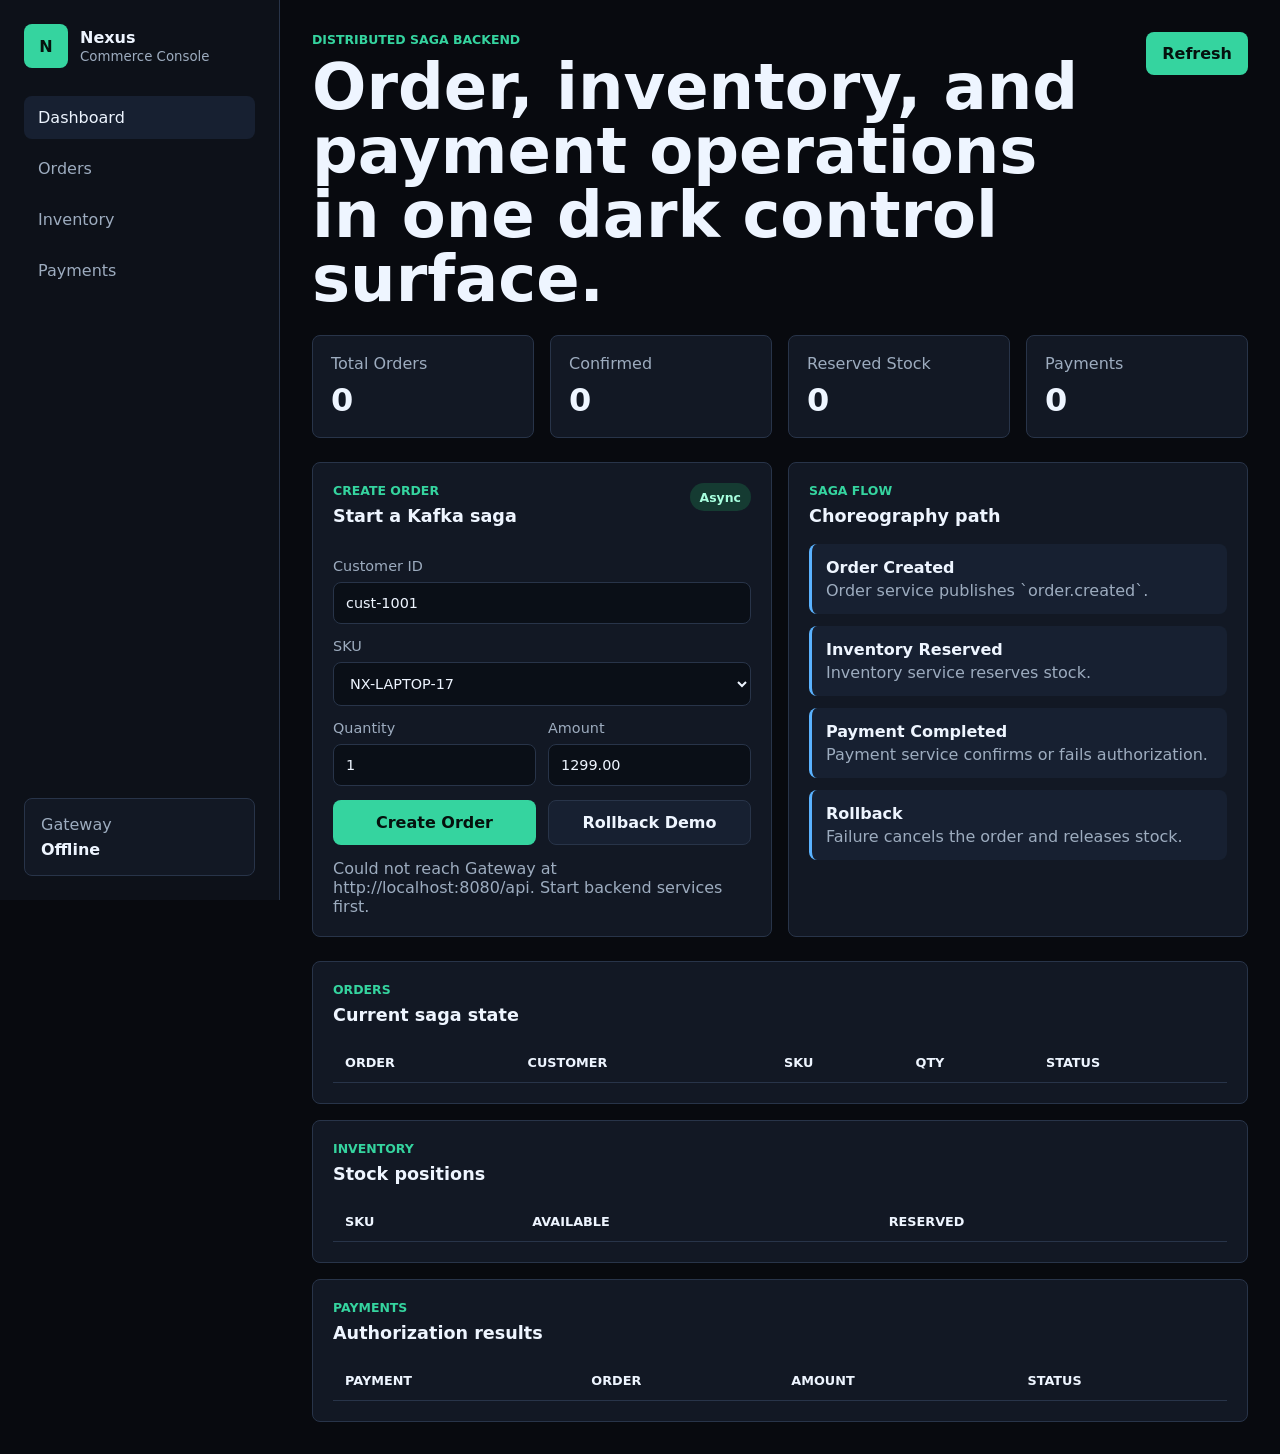
<file: nexus-distributed-microservices-e-commerce-fullstack/frontend/index.html>
<!doctype html>
<html lang="en">
<head>
    <meta charset="utf-8">
    <meta name="viewport" content="width=device-width, initial-scale=1">
    <title>Nexus Commerce Console</title>
    <link rel="stylesheet" href="assets/styles.css">
</head>
<body>
<div class="shell">
    <aside class="sidebar">
        <div class="brand">
            <span class="brand-mark">N</span>
            <div>
                <strong>Nexus</strong>
                <small>Commerce Console</small>
            </div>
        </div>
        <nav>
            <a href="#dashboard" class="active">Dashboard</a>
            <a href="#orders">Orders</a>
            <a href="#inventory">Inventory</a>
            <a href="#payments">Payments</a>
        </nav>
        <div class="system-card">
            <span>Gateway</span>
            <strong id="gatewayStatus">Checking</strong>
        </div>
    </aside>

    <main>
        <header class="topbar">
            <div>
                <p class="eyebrow">Distributed Saga Backend</p>
                <h1>Order, inventory, and payment operations in one dark control surface.</h1>
            </div>
            <button id="refreshButton" type="button">Refresh</button>
        </header>

        <section class="stats-grid" id="dashboard">
            <article class="stat">
                <span>Total Orders</span>
                <strong id="orderCount">0</strong>
            </article>
            <article class="stat">
                <span>Confirmed</span>
                <strong id="confirmedCount">0</strong>
            </article>
            <article class="stat">
                <span>Reserved Stock</span>
                <strong id="reservedCount">0</strong>
            </article>
            <article class="stat">
                <span>Payments</span>
                <strong id="paymentCount">0</strong>
            </article>
        </section>

        <section class="workspace">
            <form class="panel order-form" id="orderForm">
                <div class="panel-title">
                    <div>
                        <p class="eyebrow">Create Order</p>
                        <h2>Start a Kafka saga</h2>
                    </div>
                    <span class="status-pill">Async</span>
                </div>
                <label>
                    Customer ID
                    <input name="customerId" value="cust-1001" required>
                </label>
                <label>
                    SKU
                    <select name="sku">
                        <option>NX-LAPTOP-17</option>
                        <option>NX-HEADSET-PRO</option>
                        <option>NX-DOCK-4K</option>
                    </select>
                </label>
                <div class="two-col">
                    <label>
                        Quantity
                        <input name="quantity" type="number" min="1" value="1" required>
                    </label>
                    <label>
                        Amount
                        <input name="amount" type="number" min="1" step="0.01" value="1299.00" required>
                    </label>
                </div>
                <div class="button-row">
                    <button type="submit">Create Order</button>
                    <button class="secondary" type="button" id="rollbackDemo">Rollback Demo</button>
                </div>
                <p id="formMessage" class="message"></p>
            </form>

            <section class="panel timeline-panel">
                <div class="panel-title">
                    <div>
                        <p class="eyebrow">Saga Flow</p>
                        <h2>Choreography path</h2>
                    </div>
                </div>
                <ol class="timeline">
                    <li><strong>Order Created</strong><span>Order service publishes `order.created`.</span></li>
                    <li><strong>Inventory Reserved</strong><span>Inventory service reserves stock.</span></li>
                    <li><strong>Payment Completed</strong><span>Payment service confirms or fails authorization.</span></li>
                    <li><strong>Rollback</strong><span>Failure cancels the order and releases stock.</span></li>
                </ol>
            </section>
        </section>

        <section class="tables">
            <article class="panel" id="orders">
                <div class="panel-title">
                    <div>
                        <p class="eyebrow">Orders</p>
                        <h2>Current saga state</h2>
                    </div>
                </div>
                <div class="table-wrap">
                    <table>
                        <thead>
                        <tr><th>Order</th><th>Customer</th><th>SKU</th><th>Qty</th><th>Status</th></tr>
                        </thead>
                        <tbody id="ordersBody"></tbody>
                    </table>
                </div>
            </article>

            <article class="panel" id="inventory">
                <div class="panel-title">
                    <div>
                        <p class="eyebrow">Inventory</p>
                        <h2>Stock positions</h2>
                    </div>
                </div>
                <div class="table-wrap">
                    <table>
                        <thead>
                        <tr><th>SKU</th><th>Available</th><th>Reserved</th></tr>
                        </thead>
                        <tbody id="inventoryBody"></tbody>
                    </table>
                </div>
            </article>

            <article class="panel" id="payments">
                <div class="panel-title">
                    <div>
                        <p class="eyebrow">Payments</p>
                        <h2>Authorization results</h2>
                    </div>
                </div>
                <div class="table-wrap">
                    <table>
                        <thead>
                        <tr><th>Payment</th><th>Order</th><th>Amount</th><th>Status</th></tr>
                        </thead>
                        <tbody id="paymentsBody"></tbody>
                    </table>
                </div>
            </article>
        </section>
    </main>
</div>
<script src="assets/app.js"></script>
</body>
</html>
</file>
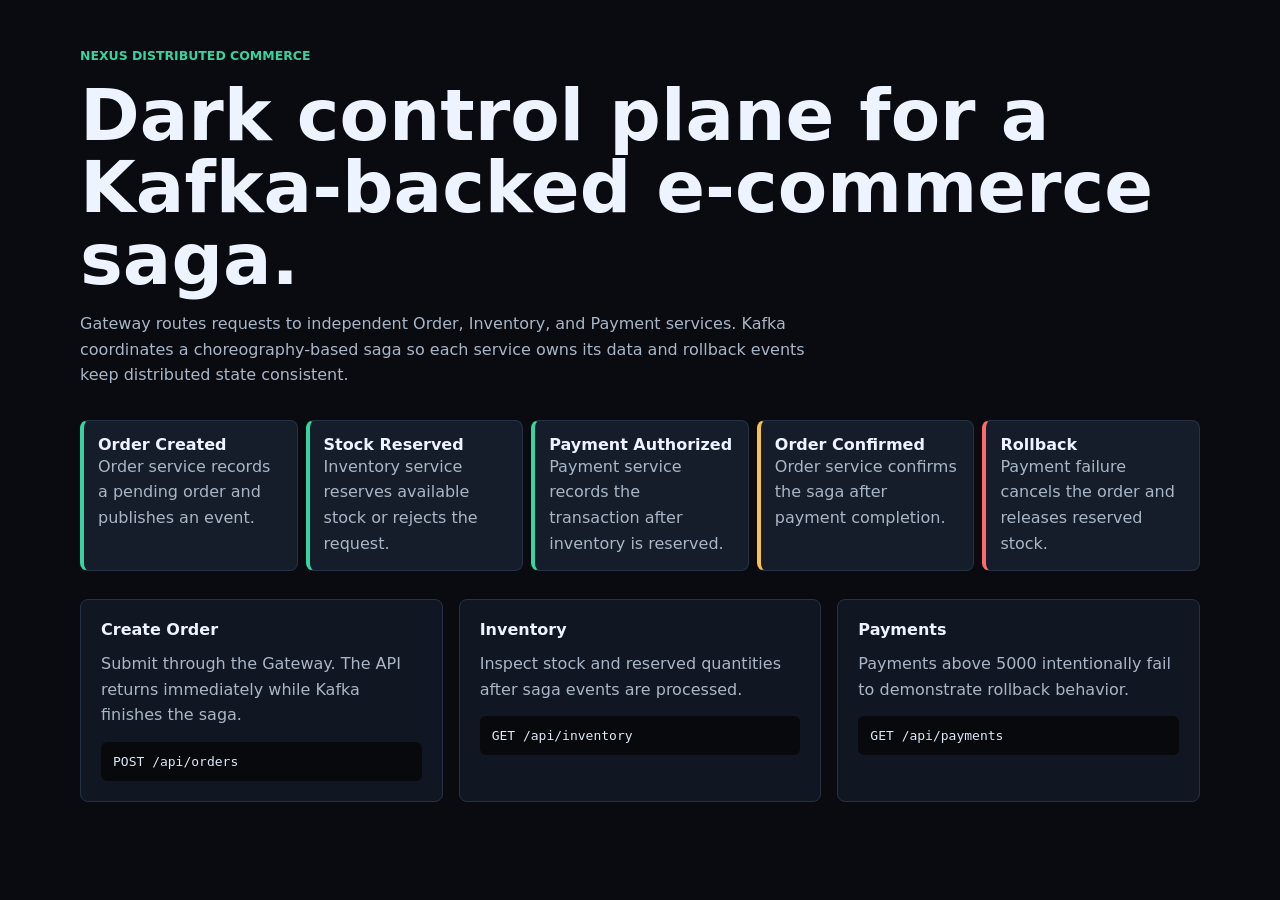
<file: nexus-distributed-microservices-e-commerce-fullstack/gateway/src/main/resources/static/index.html>
<!doctype html>
<html lang="en">
<head>
    <meta charset="utf-8">
    <meta name="viewport" content="width=device-width, initial-scale=1">
    <title>Nexus Commerce Control Plane</title>
    <style>
        :root {
            color-scheme: dark;
            --bg: #090b10;
            --panel: #111722;
            --panel-2: #151d2a;
            --text: #edf4ff;
            --muted: #a9b6c7;
            --line: #263244;
            --accent: #38d39f;
            --warn: #f8c14a;
            --danger: #ff6b6b;
        }

        * {
            box-sizing: border-box;
        }

        body {
            margin: 0;
            min-height: 100vh;
            background: var(--bg);
            color: var(--text);
            font-family: Inter, ui-sans-serif, system-ui, -apple-system, BlinkMacSystemFont, "Segoe UI", sans-serif;
        }

        main {
            width: min(1120px, calc(100% - 32px));
            margin: 0 auto;
            padding: 48px 0;
        }

        header {
            display: grid;
            gap: 16px;
            margin-bottom: 32px;
        }

        h1 {
            margin: 0;
            font-size: clamp(2rem, 6vw, 4.5rem);
            letter-spacing: 0;
            line-height: 1;
        }

        p {
            margin: 0;
            color: var(--muted);
            line-height: 1.6;
            max-width: 760px;
        }

        .grid {
            display: grid;
            grid-template-columns: repeat(auto-fit, minmax(240px, 1fr));
            gap: 16px;
        }

        .card {
            border: 1px solid var(--line);
            border-radius: 8px;
            background: var(--panel);
            padding: 20px;
        }

        .card h2 {
            margin: 0 0 12px;
            font-size: 1rem;
            letter-spacing: 0;
        }

        code {
            display: block;
            margin-top: 14px;
            padding: 12px;
            border-radius: 6px;
            background: #07090d;
            color: #dce8f8;
            overflow-x: auto;
        }

        .flow {
            display: grid;
            grid-template-columns: repeat(auto-fit, minmax(180px, 1fr));
            gap: 8px;
            margin: 28px 0;
        }

        .step {
            border: 1px solid var(--line);
            border-left: 4px solid var(--accent);
            border-radius: 8px;
            padding: 14px;
            background: var(--panel-2);
            min-height: 96px;
        }

        .step:nth-child(4) {
            border-left-color: var(--warn);
        }

        .step:nth-child(5) {
            border-left-color: var(--danger);
        }

        .label {
            color: var(--accent);
            font-weight: 700;
            font-size: .78rem;
            text-transform: uppercase;
        }
    </style>
</head>
<body>
<main>
    <header>
        <div class="label">Nexus Distributed Commerce</div>
        <h1>Dark control plane for a Kafka-backed e-commerce saga.</h1>
        <p>Gateway routes requests to independent Order, Inventory, and Payment services. Kafka coordinates a choreography-based saga so each service owns its data and rollback events keep distributed state consistent.</p>
    </header>

    <section class="flow" aria-label="Saga flow">
        <div class="step"><strong>Order Created</strong><p>Order service records a pending order and publishes an event.</p></div>
        <div class="step"><strong>Stock Reserved</strong><p>Inventory service reserves available stock or rejects the request.</p></div>
        <div class="step"><strong>Payment Authorized</strong><p>Payment service records the transaction after inventory is reserved.</p></div>
        <div class="step"><strong>Order Confirmed</strong><p>Order service confirms the saga after payment completion.</p></div>
        <div class="step"><strong>Rollback</strong><p>Payment failure cancels the order and releases reserved stock.</p></div>
    </section>

    <section class="grid">
        <article class="card">
            <h2>Create Order</h2>
            <p>Submit through the Gateway. The API returns immediately while Kafka finishes the saga.</p>
            <code>POST /api/orders</code>
        </article>
        <article class="card">
            <h2>Inventory</h2>
            <p>Inspect stock and reserved quantities after saga events are processed.</p>
            <code>GET /api/inventory</code>
        </article>
        <article class="card">
            <h2>Payments</h2>
            <p>Payments above 5000 intentionally fail to demonstrate rollback behavior.</p>
            <code>GET /api/payments</code>
        </article>
    </section>
</main>
</body>
</html>
</file>
<file: nexus-distributed-microservices-e-commerce-fullstack/frontend/assets/styles.css>
:root {
    color-scheme: dark;
    --bg: #080a0f;
    --sidebar: #0d1119;
    --panel: #121824;
    --panel-2: #172031;
    --line: #283449;
    --text: #eef5ff;
    --muted: #9dacbf;
    --accent: #35d49f;
    --accent-2: #5ab2ff;
    --warn: #f7c948;
    --danger: #ff6b78;
}

* {
    box-sizing: border-box;
}

html {
    scroll-behavior: smooth;
}

body {
    margin: 0;
    min-height: 100vh;
    background: var(--bg);
    color: var(--text);
    font-family: Inter, ui-sans-serif, system-ui, -apple-system, BlinkMacSystemFont, "Segoe UI", sans-serif;
}

button,
input,
select {
    font: inherit;
}

.shell {
    display: grid;
    grid-template-columns: 280px minmax(0, 1fr);
    min-height: 100vh;
}

.sidebar {
    position: sticky;
    top: 0;
    height: 100vh;
    display: flex;
    flex-direction: column;
    gap: 28px;
    padding: 24px;
    border-right: 1px solid var(--line);
    background: var(--sidebar);
}

.brand {
    display: flex;
    align-items: center;
    gap: 12px;
}

.brand-mark {
    display: grid;
    place-items: center;
    width: 44px;
    height: 44px;
    border-radius: 8px;
    color: #06110d;
    background: var(--accent);
    font-weight: 900;
}

.brand strong,
.brand small {
    display: block;
}

.brand small {
    color: var(--muted);
    margin-top: 2px;
}

nav {
    display: grid;
    gap: 8px;
}

nav a {
    color: var(--muted);
    text-decoration: none;
    padding: 12px 14px;
    border-radius: 8px;
}

nav a:hover,
nav a.active {
    color: var(--text);
    background: var(--panel-2);
}

.system-card {
    margin-top: auto;
    padding: 16px;
    border: 1px solid var(--line);
    border-radius: 8px;
    background: var(--panel);
}

.system-card span,
.system-card strong {
    display: block;
}

.system-card span {
    color: var(--muted);
    margin-bottom: 6px;
}

main {
    padding: 32px;
    display: grid;
    gap: 24px;
}

.topbar {
    display: flex;
    justify-content: space-between;
    gap: 20px;
    align-items: flex-start;
}

.eyebrow {
    margin: 0 0 8px;
    color: var(--accent);
    font-size: .78rem;
    font-weight: 800;
    letter-spacing: 0;
    text-transform: uppercase;
}

h1,
h2,
p {
    margin: 0;
}

h1 {
    max-width: 920px;
    font-size: clamp(2rem, 5vw, 4.4rem);
    line-height: 1;
    letter-spacing: 0;
}

h2 {
    font-size: 1.1rem;
    letter-spacing: 0;
}

button {
    border: 0;
    border-radius: 8px;
    color: #05110d;
    background: var(--accent);
    padding: 12px 16px;
    font-weight: 800;
    cursor: pointer;
}

button.secondary {
    color: var(--text);
    background: var(--panel-2);
    border: 1px solid var(--line);
}

.stats-grid {
    display: grid;
    grid-template-columns: repeat(4, minmax(0, 1fr));
    gap: 16px;
}

.stat,
.panel {
    border: 1px solid var(--line);
    border-radius: 8px;
    background: var(--panel);
}

.stat {
    padding: 18px;
}

.stat span {
    color: var(--muted);
}

.stat strong {
    display: block;
    margin-top: 8px;
    font-size: 2rem;
}

.workspace {
    display: grid;
    grid-template-columns: minmax(320px, 460px) minmax(0, 1fr);
    gap: 16px;
}

.panel {
    padding: 20px;
}

.panel-title {
    display: flex;
    justify-content: space-between;
    gap: 16px;
    align-items: flex-start;
    margin-bottom: 18px;
}

.status-pill,
.badge {
    display: inline-flex;
    align-items: center;
    min-height: 28px;
    padding: 4px 10px;
    border-radius: 999px;
    background: #153b32;
    color: #a8ffdf;
    font-size: .78rem;
    font-weight: 800;
}

.badge.cancelled,
.badge.failed {
    background: #44202a;
    color: #ffb4bd;
}

.badge.pending,
.badge.inventory_reserved {
    background: #403617;
    color: #ffe08a;
}

.order-form {
    display: grid;
    gap: 14px;
}

label {
    display: grid;
    gap: 8px;
    color: var(--muted);
    font-size: .9rem;
}

input,
select {
    width: 100%;
    border: 1px solid var(--line);
    border-radius: 8px;
    background: #0a0f17;
    color: var(--text);
    padding: 12px;
}

.two-col,
.button-row {
    display: grid;
    grid-template-columns: 1fr 1fr;
    gap: 12px;
}

.message {
    min-height: 24px;
    color: var(--muted);
}

.timeline {
    list-style: none;
    display: grid;
    gap: 12px;
    padding: 0;
    margin: 0;
}

.timeline li {
    border-left: 3px solid var(--accent-2);
    background: var(--panel-2);
    border-radius: 8px;
    padding: 14px;
}

.timeline strong,
.timeline span {
    display: block;
}

.timeline span {
    color: var(--muted);
    margin-top: 4px;
}

.tables {
    display: grid;
    gap: 16px;
}

.table-wrap {
    overflow-x: auto;
}

table {
    width: 100%;
    border-collapse: collapse;
    min-width: 620px;
}

th,
td {
    text-align: left;
    padding: 12px;
    border-bottom: 1px solid var(--line);
    color: var(--muted);
    vertical-align: top;
}

th {
    color: var(--text);
    font-size: .8rem;
    text-transform: uppercase;
}

td code {
    color: var(--text);
}

@media (max-width: 980px) {
    .shell {
        grid-template-columns: 1fr;
    }

    .sidebar {
        position: static;
        height: auto;
    }

    .stats-grid,
    .workspace {
        grid-template-columns: 1fr 1fr;
    }
}

@media (max-width: 680px) {
    main,
    .sidebar {
        padding: 18px;
    }

    .topbar,
    .panel-title {
        display: grid;
    }

    .stats-grid,
    .workspace,
    .two-col,
    .button-row {
        grid-template-columns: 1fr;
    }
}
</file>
